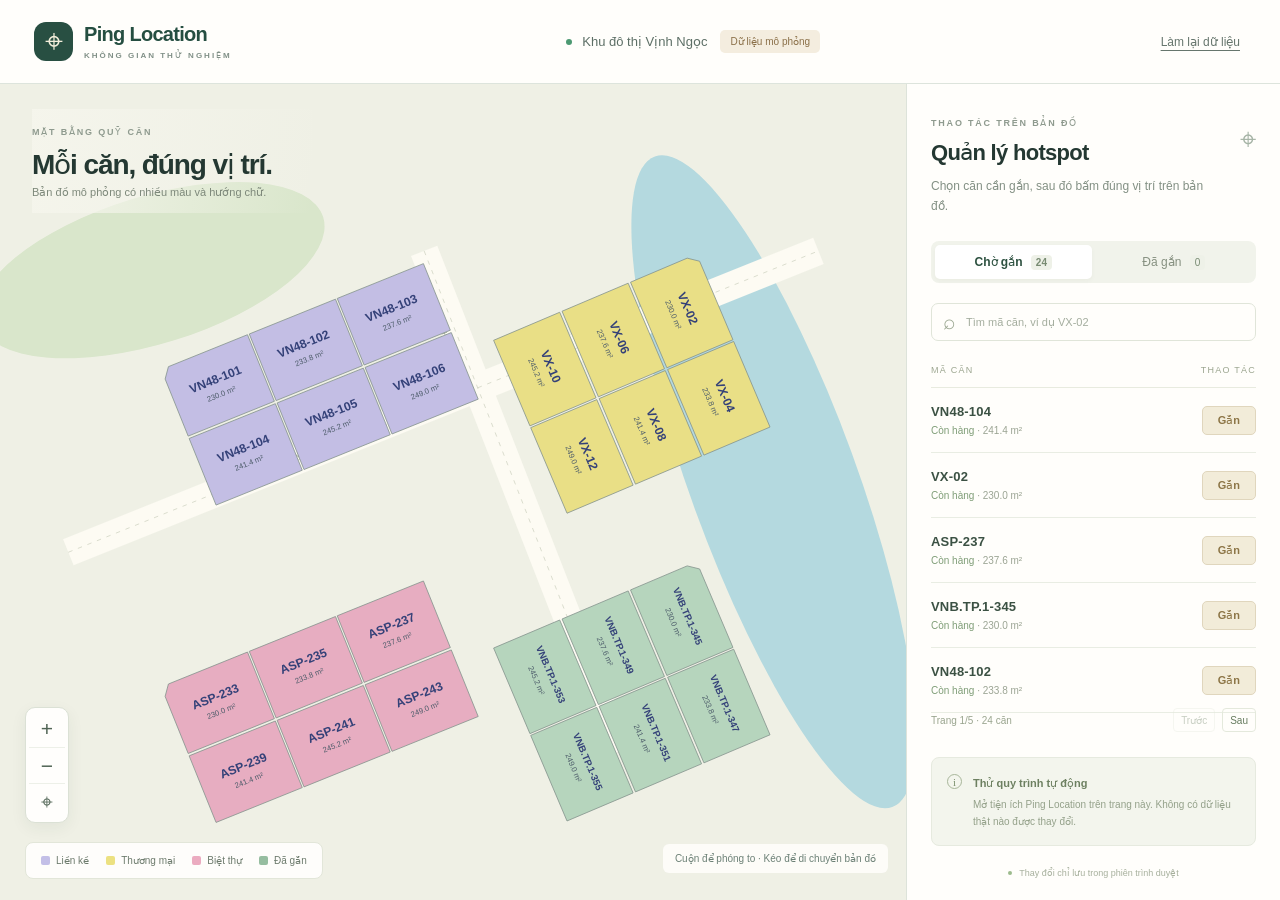
<file: demo/index.html>
<!doctype html>
<html lang="vi">
<head>
  <meta charset="utf-8">
  <meta name="viewport" content="width=device-width,initial-scale=1">
  <title>Ping Location — bản đồ thử nghiệm</title>
  <link rel="stylesheet" href="style.css">
  <script src="app.js" defer></script>
</head>
<body>
  <header class="topbar">
    <a class="brand" href="./"><span class="brand-icon">⌖</span><span>Ping Location<small>KHÔNG GIAN THỬ NGHIỆM</small></span></a>
    <div class="project"><span class="project-dot"></span>Khu đô thị Vịnh Ngọc<span class="demo-badge">Dữ liệu mô phỏng</span></div>
    <button class="text-button" id="reset-demo">Làm lại dữ liệu</button>
  </header>
  <main class="workspace">
    <section class="map-workspace" aria-label="Mặt bằng căn hộ thử nghiệm">
      <div class="map-heading"><span class="eyebrow">MẶT BẰNG QUỸ CĂN</span><h1>Mỗi căn, đúng vị trí.</h1><p>Bản đồ mô phỏng có nhiều màu và hướng chữ.</p></div>
      <canvas id="demo-map" data-ping-map aria-label="Bản đồ các căn, chọn Gắn rồi bấm vào đúng mã căn"></canvas>
      <div class="map-tools"><button id="zoom-in" title="Phóng to" aria-label="Phóng to">+</button><button id="zoom-out" title="Thu nhỏ" aria-label="Thu nhỏ">−</button><button id="fit-map" title="Vừa màn hình" aria-label="Vừa màn hình">⌖</button></div>
      <div class="map-legend"><span><i class="legend-color violet"></i>Liền kề</span><span><i class="legend-color yellow"></i>Thương mại</span><span><i class="legend-color pink"></i>Biệt thự</span><span><i class="legend-color assigned"></i>Đã gắn</span></div>
      <div class="map-hint" id="map-hint">Cuộn để phóng to · Kéo để di chuyển bản đồ</div>
      <div id="success-message" class="toast" role="status" data-ping-success hidden></div>
    </section>
    <aside class="hotspot-panel" data-ping-panel data-pending-total="24">
      <div class="panel-head"><div><span class="eyebrow">THAO TÁC TRÊN BẢN ĐỒ</span><h2>Quản lý hotspot</h2></div><span class="panel-icon">⌖</span></div>
      <p class="panel-description">Chọn căn cần gắn, sau đó bấm đúng vị trí trên bản đồ.</p>
      <div class="tabs" role="tablist"><button id="pending-tab" role="tab" aria-selected="true" data-ping-tab data-active="true">Chờ gắn <span id="pending-badge">24</span></button><button id="assigned-tab" role="tab" aria-selected="false" data-ping-tab data-active="false">Đã gắn <span id="assigned-badge">0</span></button></div>
      <label class="search-box"><span>⌕</span><input id="search-code" placeholder="Tìm mã căn, ví dụ VX-02" autocomplete="off" aria-label="Tìm mã căn"></label>
      <div class="list-title"><span>MÃ CĂN</span><span>THAO TÁC</span></div>
      <div id="hotspot-list" class="hotspot-list"></div>
      <div class="pagination"><span id="page-info"></span><div><button id="prev-page" aria-label="Trang trước">Trước</button><button id="next-page" aria-label="Trang sau">Sau</button></div></div>
      <div class="session-note"><span class="note-icon">i</span><div><strong>Thử quy trình tự động</strong><p>Mở tiện ích Ping Location trên trang này. Không có dữ liệu thật nào được thay đổi.</p></div></div>
      <div class="panel-footer"><span class="live-dot"></span>Thay đổi chỉ lưu trong phiên trình duyệt</div>
    </aside>
  </main>
</body>
</html>
</file>
<file: demo/style.css>
:root{font-family:Inter,"Segoe UI",Arial,sans-serif;color:#243832;background:#edf1eb;font-synthesis:none}*{box-sizing:border-box}body{margin:0}button,input{font:inherit}button{cursor:pointer}button:disabled{cursor:default;opacity:.35}.topbar{height:84px;display:flex;align-items:center;justify-content:space-between;padding:0 34px;border-bottom:1px solid #dde4dc;background:#fffefb;gap:24px}.brand{color:#254e41;text-decoration:none;display:flex;gap:11px;align-items:center;font-size:20px;font-weight:750;letter-spacing:-.7px}.brand-icon{width:39px;height:39px;display:grid;place-items:center;background:#284f42;color:#f2edda;border-radius:12px;font-size:32px;font-weight:400}.brand small{display:block;font-size:8px;letter-spacing:2px;margin-top:5px;font-weight:650;color:#819087}.project{font-size:13px;display:flex;gap:10px;align-items:center;color:#5d6f66}.project-dot,.live-dot{height:6px;width:6px;border-radius:50%;background:#4c9972;display:inline-block}.demo-badge{color:#8b7049;background:#f4eddf;padding:6px 10px;border-radius:5px;font-size:10px;margin-left:3px}.text-button{background:transparent;border:0;color:#66766d;font-size:12px;text-decoration:underline;text-underline-offset:4px}.workspace{height:calc(100vh - 84px);min-height:650px;display:grid;grid-template-columns:minmax(0,1fr) 374px}.map-workspace{position:relative;overflow:hidden;background:#eff0e5}.map-heading{position:absolute;z-index:1;top:25px;left:32px;pointer-events:none;background:linear-gradient(100deg,#f5f5ecf5,#f5f5ec00);padding:12px 40px 14px 0}.eyebrow{font-size:9px;letter-spacing:1.8px;color:#8e9a8e;font-weight:650}h1{font-size:28px;letter-spacing:-1.1px;margin:9px 0 5px;font-weight:600}.map-heading p{font-size:11px;color:#7d887a;margin:0}#demo-map{display:block;width:100%;height:100%;touch-action:none;cursor:grab}#demo-map.armed{cursor:crosshair}#demo-map:active{cursor:grabbing}.map-tools{position:absolute;left:25px;bottom:77px;display:flex;flex-direction:column;background:#fffefc;border:1px solid #dbe1d5;border-radius:10px;box-shadow:0 5px 16px #243f3010;padding:3px}.map-tools button{border:0;background:transparent;width:36px;height:36px;font-size:21px;color:#506454}.map-tools button+button{border-top:1px solid #edf0e8}.map-legend{position:absolute;left:25px;bottom:21px;display:flex;gap:17px;background:#fffefcf2;border:1px solid #e2e6d9;padding:12px 15px;border-radius:8px;font-size:10px;color:#6d7b6d}.map-legend span{display:flex;align-items:center;gap:6px}.legend-color{width:9px;height:9px;border-radius:2px;display:inline-block}.violet{background:#c3bfe7}.yellow{background:#ece181}.pink{background:#ebabc0}.assigned{background:#96bda0}.map-hint{position:absolute;bottom:27px;right:18px;font-size:10px;color:#6c8076;background:#fffefcdd;padding:9px 12px;border-radius:6px;max-width:47%;text-align:center}.hotspot-panel{background:#fffefb;border-left:1px solid #dde3da;padding:28px 24px 0;display:flex;flex-direction:column;overflow:auto}.panel-head{display:flex;justify-content:space-between;align-items:center}.panel-head h2{font-size:22px;letter-spacing:-.7px;font-weight:600;margin:10px 0}.panel-icon{font-size:29px;color:#a6b4a6;align-self:flex-start;margin-top:11px}.panel-description{font-size:12px;color:#839084;line-height:1.7;margin:0 0 24px;max-width:280px}.tabs{display:grid;grid-template-columns:1fr 1fr;gap:4px;background:#f1f3eb;padding:4px;border-radius:8px;margin-bottom:20px}.tabs button{border:0;background:transparent;padding:10px 0;font-size:12px;color:#869080;border-radius:5px}.tabs button[aria-selected=true]{background:white;box-shadow:0 2px 5px #32432909;color:#2d5140;font-weight:650}.tabs span{font-size:10px;background:#eef1e8;margin-left:5px;padding:2px 5px;border-radius:4px;color:#788b72}.search-box{display:flex;align-items:center;gap:8px;border:1px solid #e0e5d9;border-radius:7px;height:41px;padding:0 11px}.search-box span{font-size:21px;color:#9aa690}.search-box input{background:transparent;border:0;outline:0;min-width:0;width:100%;font-size:11px;color:#4d6655}.search-box input::placeholder{color:#a4ad9e}.list-title{display:flex;justify-content:space-between;margin-top:24px;border-bottom:1px solid #e8ebdf;padding-bottom:12px;font-size:9px;letter-spacing:1.25px;color:#9ba58f}.hotspot-list{min-height:280px}.hotspot-row{display:flex;justify-content:space-between;align-items:center;padding:16px 0;border-bottom:1px solid #e9ede3;gap:10px}.hotspot-row[data-armed=true]{background:#f6f3e6;box-shadow:12px 0 #f6f3e6,-12px 0 #f6f3e6}.unit-code{font-size:13px;font-weight:650;letter-spacing:.2px;color:#3b5143}.unit-meta{font-size:10px;color:#9ba493;margin:6px 0 0}.unit-meta .stock{color:#7f9d77}.attach-button{border:1px solid #e0d6bd;background:#f2ecd9;color:#8c7546;font-size:11px;border-radius:5px;padding:7px 15px;font-weight:600}.attach-button:hover{background:#e6dcbb}.attached-label{font-size:10px;color:#6b9475;white-space:nowrap}.empty-list{padding:55px 0;text-align:center;font-size:12px;color:#91a08b}.pagination{display:flex;justify-content:space-between;align-items:center;margin:18px 0 25px;color:#9aa58f;font-size:10px}.pagination div{display:flex;gap:7px}.pagination button{border:1px solid #e4e9dc;background:transparent;border-radius:4px;width:26px;height:24px;color:#657b5e}.session-note{display:flex;gap:11px;background:#f3f5ed;border:1px solid #e6eadf;border-radius:8px;padding:15px;margin-top:auto}.note-icon{border:1px solid #a8b69a;border-radius:50%;font-family:serif;width:15px;height:15px;display:grid;place-items:center;flex-shrink:0;color:#7e9270;font-size:11px;margin-top:1px}.session-note strong{font-size:11px;color:#6d8061;font-weight:600}.session-note p{font-size:10px;color:#94a18a;line-height:1.7;margin:5px 0 0}.panel-footer{font-size:9px;color:#a7b09d;display:flex;align-items:center;justify-content:center;gap:7px;min-height:54px}.panel-footer .live-dot{width:4px;height:4px;background:#9cbb8d}.toast{position:absolute;bottom:80px;left:50%;transform:translateX(-50%);background:#254c3e;color:#fff;padding:13px 18px;border-radius:8px;font-size:12px;box-shadow:0 7px 24px #203e3430;white-space:nowrap;max-width:90%}.toast.error{background:#8e4e3f}@media(max-width:1050px){.workspace{grid-template-columns:minmax(0,1fr) 320px}.hotspot-panel{padding:24px 20px 0}.project{display:none}.map-heading h1{font-size:23px}.map-legend{gap:8px;font-size:8px}.map-hint{bottom:75px;max-width:70%}}@media(max-width:700px){.topbar{padding:0 20px;height:72px}.workspace{height:auto;display:flex;flex-direction:column;min-height:0}.map-workspace{height:70vh;min-height:420px}.hotspot-panel{border-left:0;border-top:1px solid #dde3da;overflow:visible}.hotspot-list{min-height:0}.brand{font-size:18px}.map-heading{left:20px;top:12px}.map-heading h1{font-size:21px}.map-legend{left:15px;bottom:15px}.map-tools{left:15px;bottom:60px}}
.pagination button{width:auto;min-width:26px;padding:0 7px;font-size:10px}
</file>
